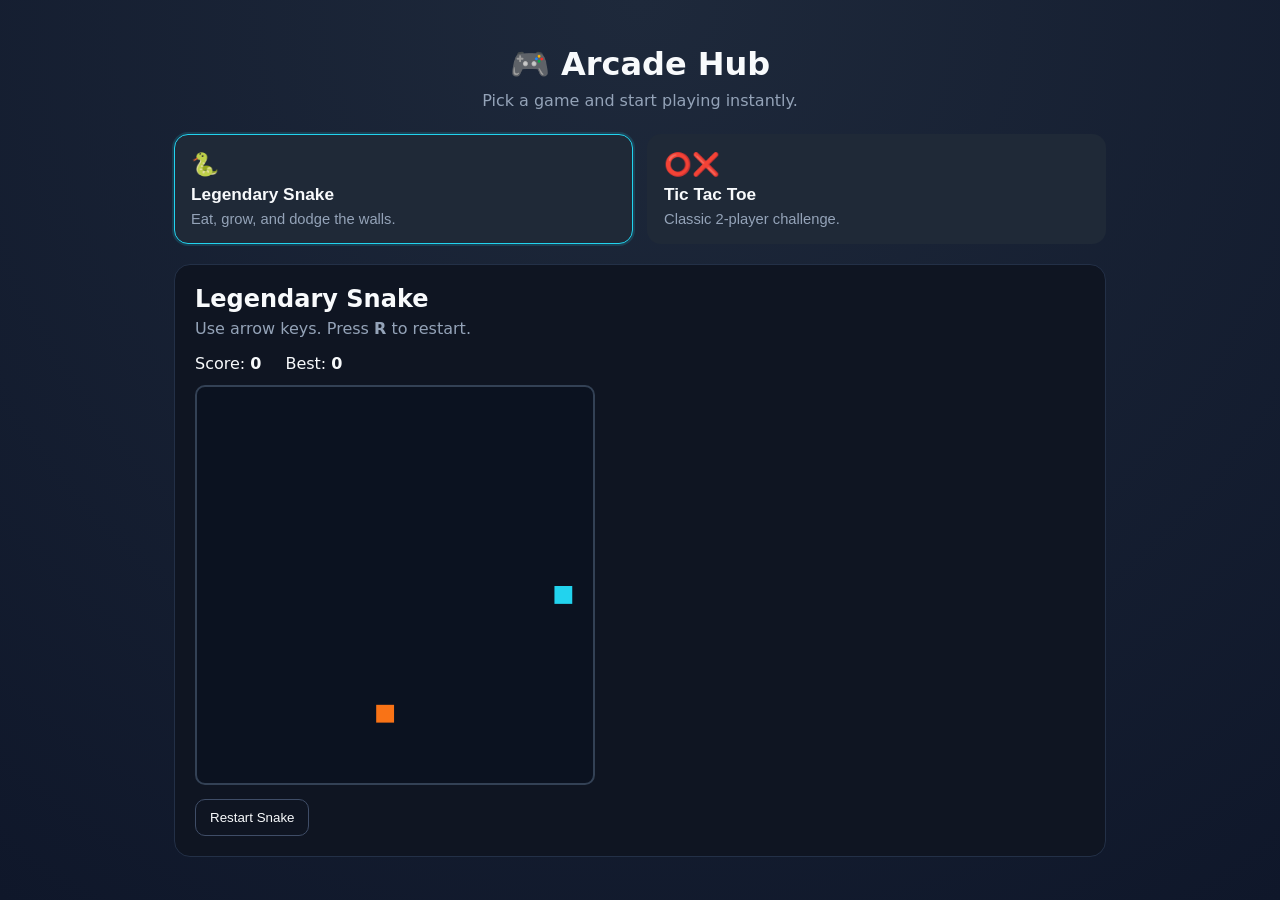
<file: index.html>
<!DOCTYPE html>
<html lang="en">
  <head>
    <meta charset="UTF-8" />
    <meta name="viewport" content="width=device-width, initial-scale=1.0" />
    <title>Arcade Hub - Snake & Tic Tac Toe</title>
    <link rel="stylesheet" href="styles.css" />
  </head>
  <body>
    <main class="app">
      <header class="hero">
        <h1>🎮 Arcade Hub</h1>
        <p>Pick a game and start playing instantly.</p>
      </header>

      <section class="game-picker" aria-label="Game picker">
        <button class="game-card active" data-game="snake" id="select-snake">
          <span class="emoji">🐍</span>
          <span class="title">Legendary Snake</span>
          <span class="subtitle">Eat, grow, and dodge the walls.</span>
        </button>
        <button class="game-card" data-game="tic" id="select-tic">
          <span class="emoji">⭕❌</span>
          <span class="title">Tic Tac Toe</span>
          <span class="subtitle">Classic 2-player challenge.</span>
        </button>
      </section>

      <section class="game-stage">
        <article class="panel active" id="snake-panel" aria-labelledby="select-snake">
          <div class="panel-header">
            <h2>Legendary Snake</h2>
            <p>Use arrow keys. Press <strong>R</strong> to restart.</p>
          </div>
          <div class="stats">
            <span>Score: <strong id="snake-score">0</strong></span>
            <span>Best: <strong id="snake-best">0</strong></span>
          </div>
          <canvas id="snake-canvas" width="400" height="400" aria-label="Snake game board"></canvas>
          <button class="secondary" id="snake-reset">Restart Snake</button>
        </article>

        <article class="panel" id="tic-panel" aria-labelledby="select-tic">
          <div class="panel-header">
            <h2>Tic Tac Toe</h2>
            <p>Take turns and be the first to connect 3 in a row.</p>
          </div>
          <p id="tic-status" class="status">Player X's turn</p>
          <div id="tic-board" class="tic-board" role="grid" aria-label="Tic Tac Toe board"></div>
          <button class="secondary" id="tic-reset">Reset Tic Tac Toe</button>
        </article>
      </section>
    </main>

    <script src="app.js"></script>
  </body>
</html>
</file>
<file: styles.css>
:root {
  --bg: #0f172a;
  --panel: #111827;
  --card: #1f2937;
  --text: #f8fafc;
  --muted: #94a3b8;
  --accent: #22d3ee;
  --good: #34d399;
}

* {
  box-sizing: border-box;
}

body {
  margin: 0;
  font-family: Inter, system-ui, -apple-system, Segoe UI, Roboto, sans-serif;
  background: radial-gradient(circle at top, #1e293b, var(--bg));
  color: var(--text);
  min-height: 100vh;
}

.app {
  max-width: 980px;
  margin: 0 auto;
  padding: 24px;
}

.hero {
  text-align: center;
  margin-bottom: 24px;
}

.hero h1 {
  margin-bottom: 8px;
}

.hero p {
  margin: 0;
  color: var(--muted);
}

.game-picker {
  display: grid;
  grid-template-columns: repeat(auto-fit, minmax(220px, 1fr));
  gap: 14px;
  margin-bottom: 20px;
}

.game-card {
  border: 1px solid transparent;
  background: var(--card);
  color: inherit;
  padding: 16px;
  border-radius: 14px;
  display: grid;
  gap: 6px;
  text-align: left;
  cursor: pointer;
  transition: transform 0.15s ease, border-color 0.2s ease;
}

.game-card .emoji {
  font-size: 1.4rem;
}

.game-card .title {
  font-size: 1.08rem;
  font-weight: 600;
}

.game-card .subtitle {
  color: var(--muted);
  font-size: 0.92rem;
}

.game-card:hover {
  transform: translateY(-2px);
}

.game-card.active {
  border-color: var(--accent);
  box-shadow: 0 0 0 2px rgb(34 211 238 / 0.15);
}

.game-stage {
  background: color-mix(in srgb, var(--panel) 86%, black);
  border-radius: 16px;
  padding: 20px;
  border: 1px solid #233047;
}

.panel {
  display: none;
}

.panel.active {
  display: block;
}

.panel-header h2 {
  margin: 0 0 6px;
}

.panel-header p {
  margin-top: 0;
  color: var(--muted);
}

.stats {
  display: flex;
  gap: 24px;
  margin-bottom: 12px;
}

#snake-canvas {
  width: min(100%, 400px);
  border: 2px solid #334155;
  border-radius: 10px;
  background: #0b1220;
  display: block;
}

.secondary {
  margin-top: 14px;
  background: transparent;
  border: 1px solid #3f4d67;
  color: var(--text);
  padding: 10px 14px;
  border-radius: 10px;
  cursor: pointer;
}

.secondary:hover {
  border-color: var(--accent);
}

.status {
  color: var(--good);
  font-weight: 600;
}

.tic-board {
  display: grid;
  grid-template-columns: repeat(3, minmax(80px, 110px));
  gap: 10px;
  margin-top: 12px;
}

.tic-cell {
  aspect-ratio: 1;
  border-radius: 10px;
  border: 1px solid #4a5b7a;
  background: #0f1a2f;
  color: var(--text);
  font-size: 2rem;
  font-weight: 700;
  cursor: pointer;
}

.tic-cell:disabled {
  cursor: not-allowed;
  opacity: 0.8;
}

@media (max-width: 480px) {
  .app {
    padding: 14px;
  }

  .tic-board {
    grid-template-columns: repeat(3, 1fr);
  }
}
</file>
